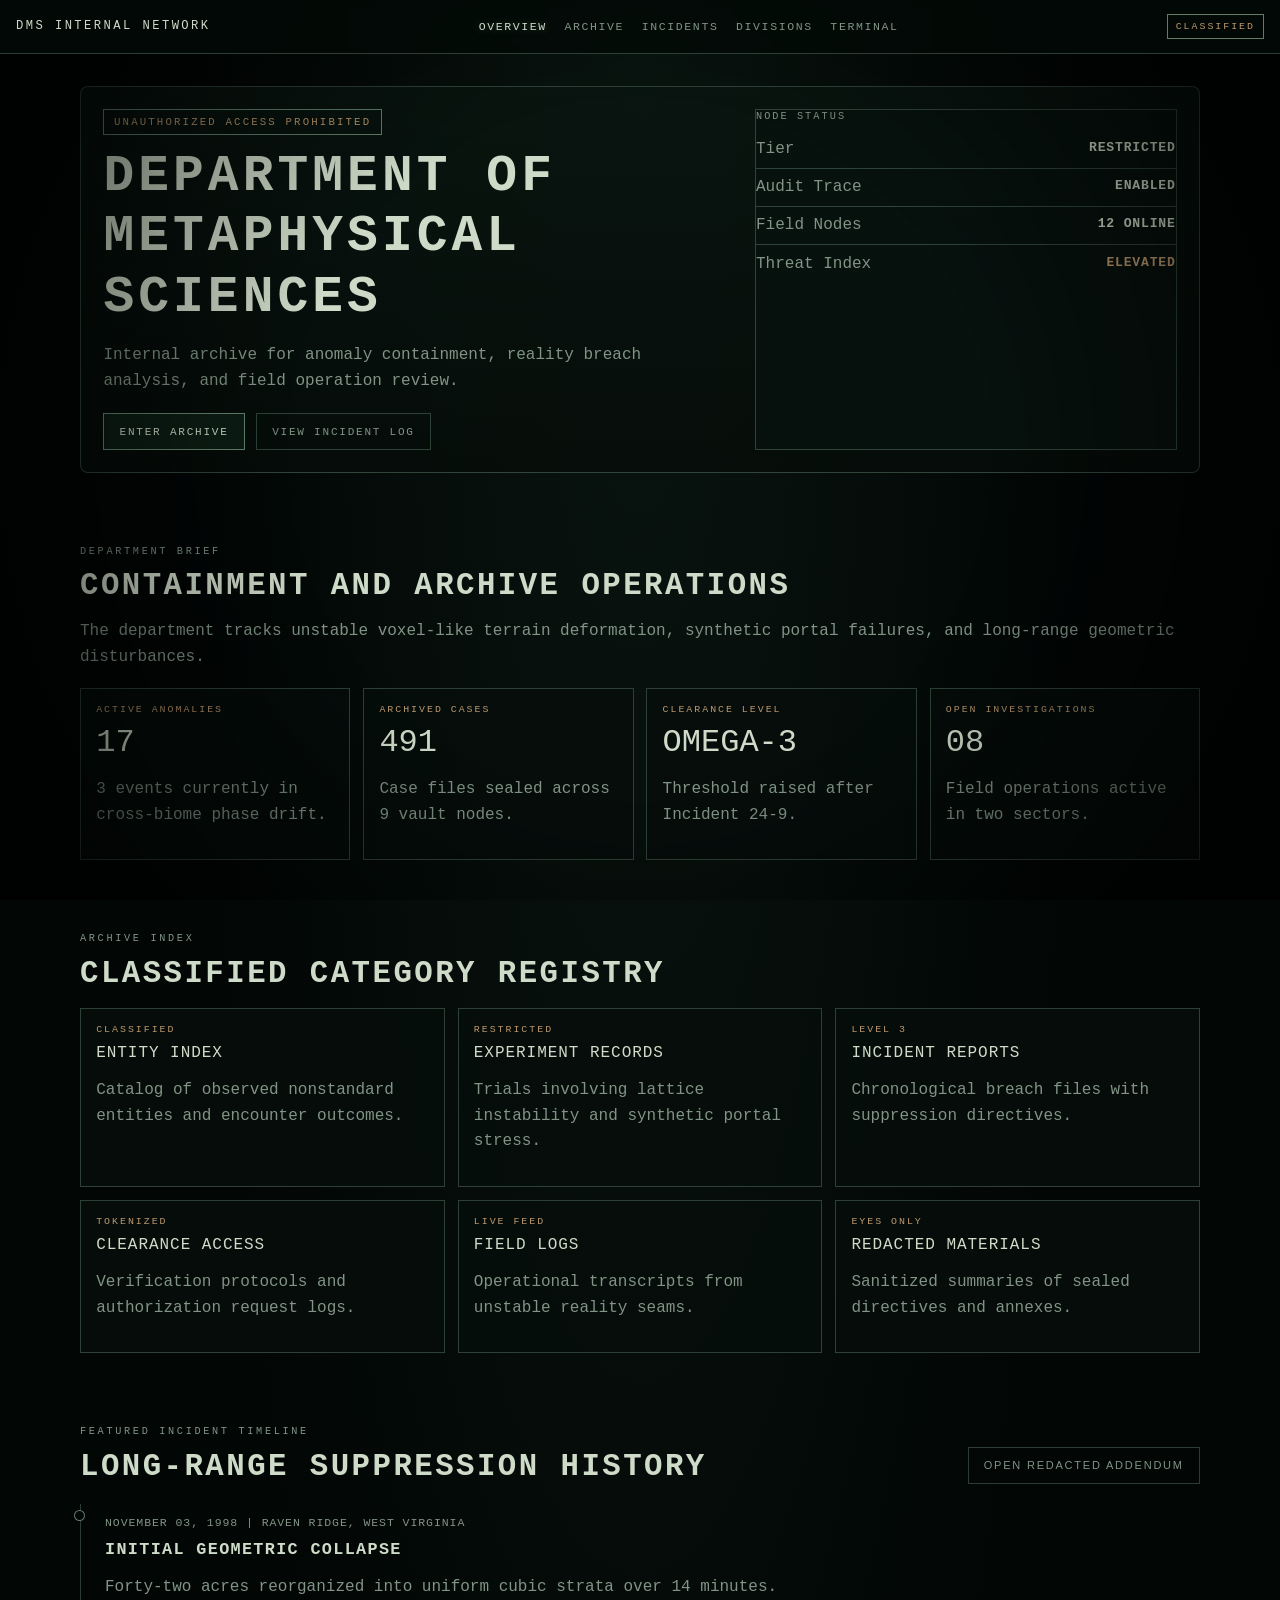
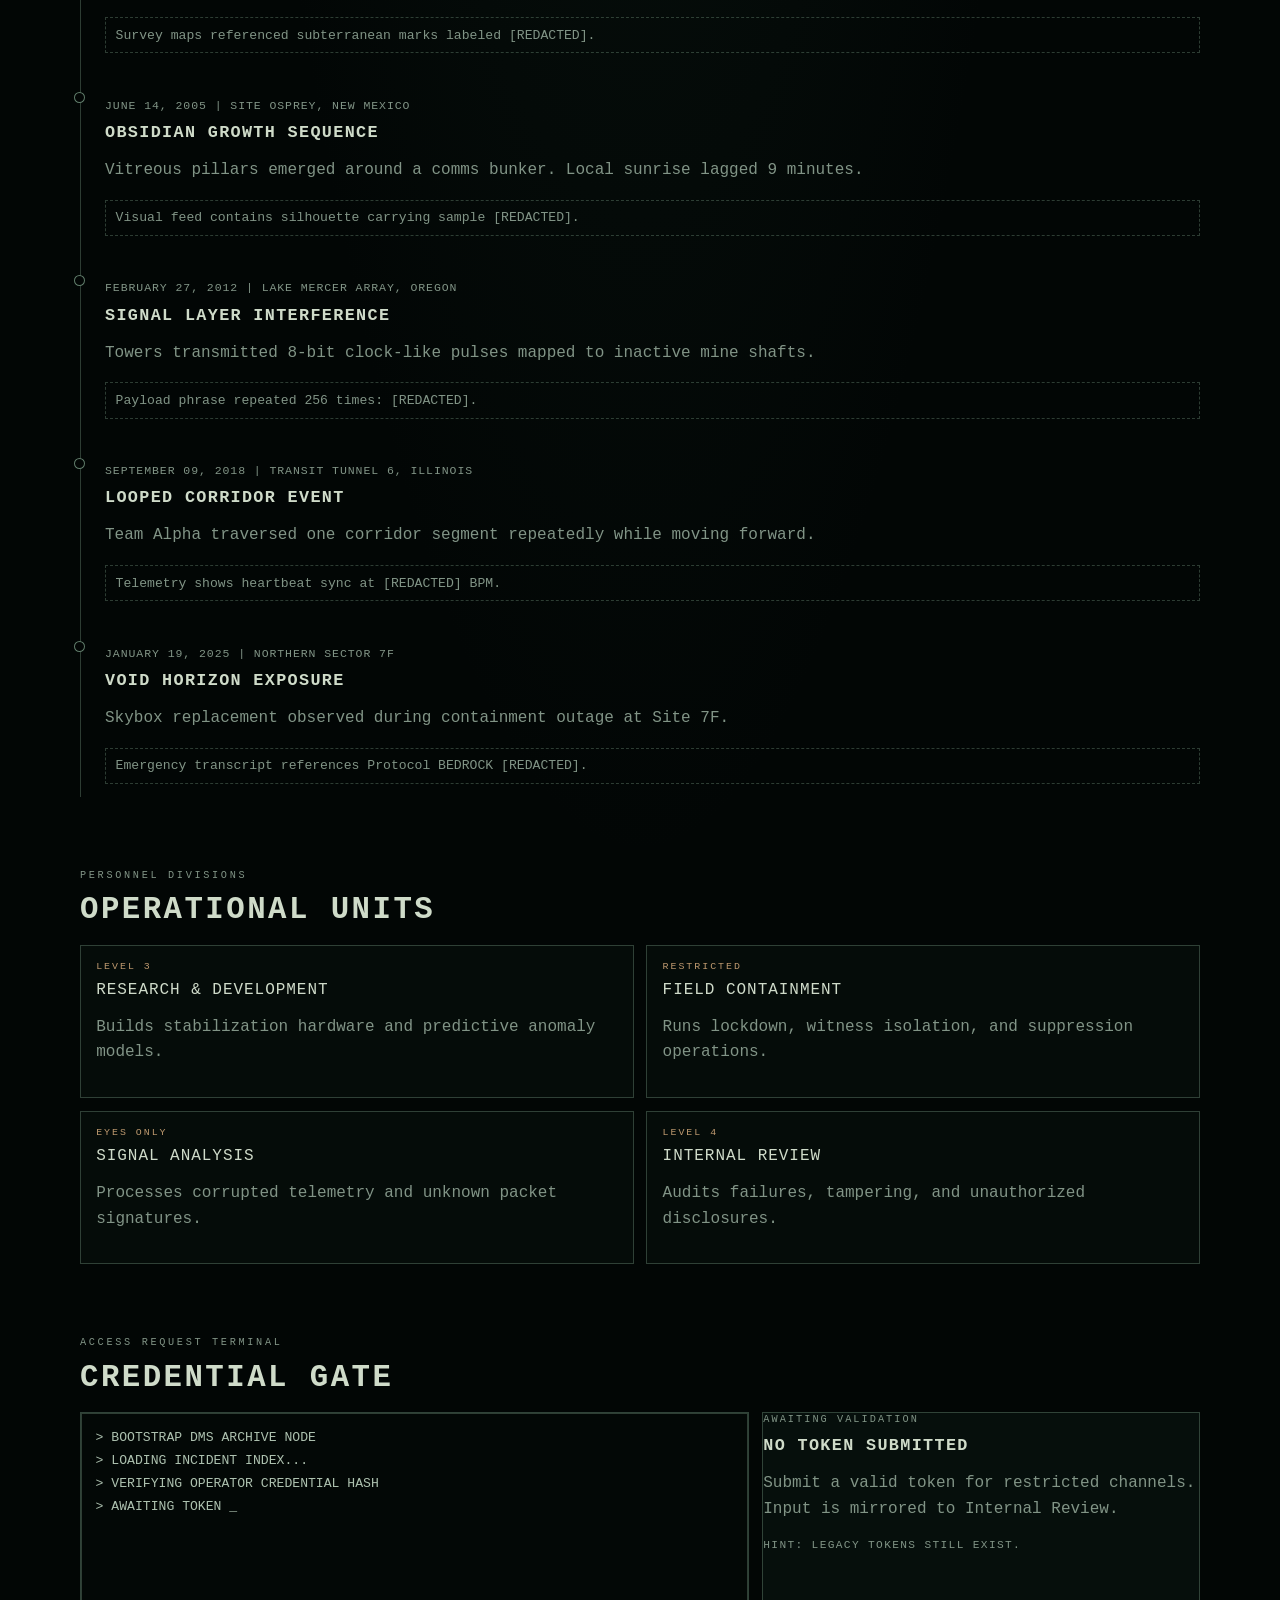
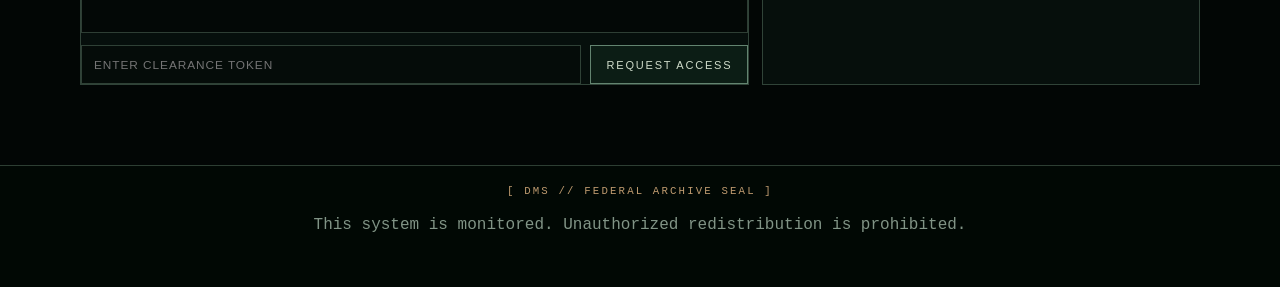
<file: index.html>
<!--
MIT License

Copyright (c) 2026 Department of Metaphysical Sciences

Permission is hereby granted, free of charge, to any person obtaining a copy
of this software and associated documentation files (the "Software"), to deal
in the Software without restriction, including without limitation the rights
to use, copy, modify, merge, publish, distribute, sublicense, and/or sell
copies of the Software, and to permit persons to whom the Software is
furnished to do so, subject to the following conditions:

The above copyright notice and this permission notice shall be included in all
copies or substantial portions of the Software.

THE SOFTWARE IS PROVIDED "AS IS", WITHOUT WARRANTY OF ANY KIND, EXPRESS OR
IMPLIED, INCLUDING BUT NOT LIMITED TO THE WARRANTIES OF MERCHANTABILITY,
FITNESS FOR A PARTICULAR PURPOSE AND NONINFRINGEMENT. IN NO EVENT SHALL THE
AUTHORS OR COPYRIGHT HOLDERS BE LIABLE FOR ANY CLAIM, DAMAGES OR OTHER
LIABILITY, WHETHER IN AN ACTION OF CONTRACT, TORT OR OTHERWISE, ARISING FROM,
OUT OF OR IN CONNECTION WITH THE SOFTWARE OR THE USE OR OTHER DEALINGS IN THE
SOFTWARE.
-->

<!doctype html>
<html lang="en">
  <head>
    <meta charset="UTF-8" />
    <meta name="viewport" content="width=device-width, initial-scale=1.0" />
    <title>Department of Metaphysical Sciences // Archive Node</title>
    <meta
      name="description"
      content="Classified internal archive for anomaly containment and metaphysical incident review."
    />
    <meta name="dms-api-base" content="https://dms-backend.bisfd.ru" />
    <link rel="stylesheet" href="./styles.css" />
  </head>
  <body data-page="home">
    <div class="archive-shell">
      <div class="vignette"></div>
      <div class="grain"></div>

      <header class="topbar">
        <a href="./index.html" class="brand">DMS INTERNAL NETWORK</a>
        <nav class="nav">
          <a href="./index.html" data-page-link="home">Overview</a>
          <a href="./archive.html" data-page-link="archive">Archive</a>
          <a href="./incidents.html" data-page-link="incidents">Incidents</a>
          <a href="./divisions.html" data-page-link="divisions">Divisions</a>
          <a href="./terminal.html" data-page-link="terminal">Terminal</a>
        </nav>
        <span class="badge">CLASSIFIED</span>
      </header>

      <main id="top" class="page">
        <section class="hero panel">
          <div>
            <p class="warning">Unauthorized access prohibited</p>
            <h1>Department of Metaphysical Sciences</h1>
            <p class="muted">
              Internal archive for anomaly containment, reality breach analysis,
              and field operation review.
            </p>
            <div class="hero-actions">
              <a href="./archive.html" class="btn btn-primary">Enter Archive</a>
              <a href="./incidents.html" class="btn">View Incident Log</a>
            </div>
          </div>
          <aside class="status panel-soft">
            <p class="label">Node Status</p>
            <ul>
              <li><span>Tier</span><strong>RESTRICTED</strong></li>
              <li><span>Audit Trace</span><strong>ENABLED</strong></li>
              <li><span>Field Nodes</span><strong>12 ONLINE</strong></li>
              <li><span>Threat Index</span><strong class="alert">ELEVATED</strong></li>
            </ul>
          </aside>
        </section>

        <section id="overview" class="section">
          <p class="eyebrow">Department Brief</p>
          <h2>Containment and Archive Operations</h2>
          <p class="muted">
            The department tracks unstable voxel-like terrain deformation,
            synthetic portal failures, and long-range geometric disturbances.
          </p>
          <div class="metrics" id="metrics"></div>
        </section>

        <section id="archive" class="section">
          <p class="eyebrow">Archive Index</p>
          <h2>Classified Category Registry</h2>
          <div class="cards" id="archive-cards"></div>
        </section>

        <section id="incidents" class="section">
          <div class="section-row">
            <div>
              <p class="eyebrow">Featured Incident Timeline</p>
              <h2>Long-Range Suppression History</h2>
            </div>
            <button class="btn" id="open-doc">Open Redacted Addendum</button>
          </div>
          <div class="timeline" id="timeline"></div>
        </section>

        <section id="divisions" class="section">
          <p class="eyebrow">Personnel Divisions</p>
          <h2>Operational Units</h2>
          <div class="cards cards-2" id="divisions-cards"></div>
        </section>

        <section id="terminal" class="section">
          <p class="eyebrow">Access Request Terminal</p>
          <h2>Credential Gate</h2>
          <div class="terminal-layout">
            <article class="panel-soft">
              <div class="terminal" id="terminal-output"></div>
              <form id="token-form" class="terminal-form">
                <input id="token-input" type="text" placeholder="ENTER CLEARANCE TOKEN" />
                <button type="submit" class="btn btn-primary">Request Access</button>
              </form>
            </article>
            <aside class="panel-soft terminal-note" id="terminal-note">
              <p class="label">Awaiting Validation</p>
              <h3>No Token Submitted</h3>
              <p class="muted">
                Submit a valid token for restricted channels. Input is mirrored
                to Internal Review.
              </p>
              <p class="hint">Hint: legacy tokens still exist.</p>
            </aside>
          </div>
        </section>
      </main>

      <footer class="footer">
        <p class="seal">[ DMS // Federal Archive Seal ]</p>
        <p class="muted">This system is monitored. Unauthorized redistribution is prohibited.</p>
      </footer>
    </div>

    <div class="modal hidden" id="doc-modal">
      <div class="modal-backdrop" id="close-doc-backdrop"></div>
      <article class="modal-card panel">
        <p class="eyebrow">Internal Review // Eyes Only</p>
        <h3>Addendum RF-19</h3>
        <ul id="doc-lines"></ul>
        <button class="btn" id="close-doc">Close File</button>
      </article>
    </div>

    <script src="./script.js"></script>
  </body>
</html>
</file>
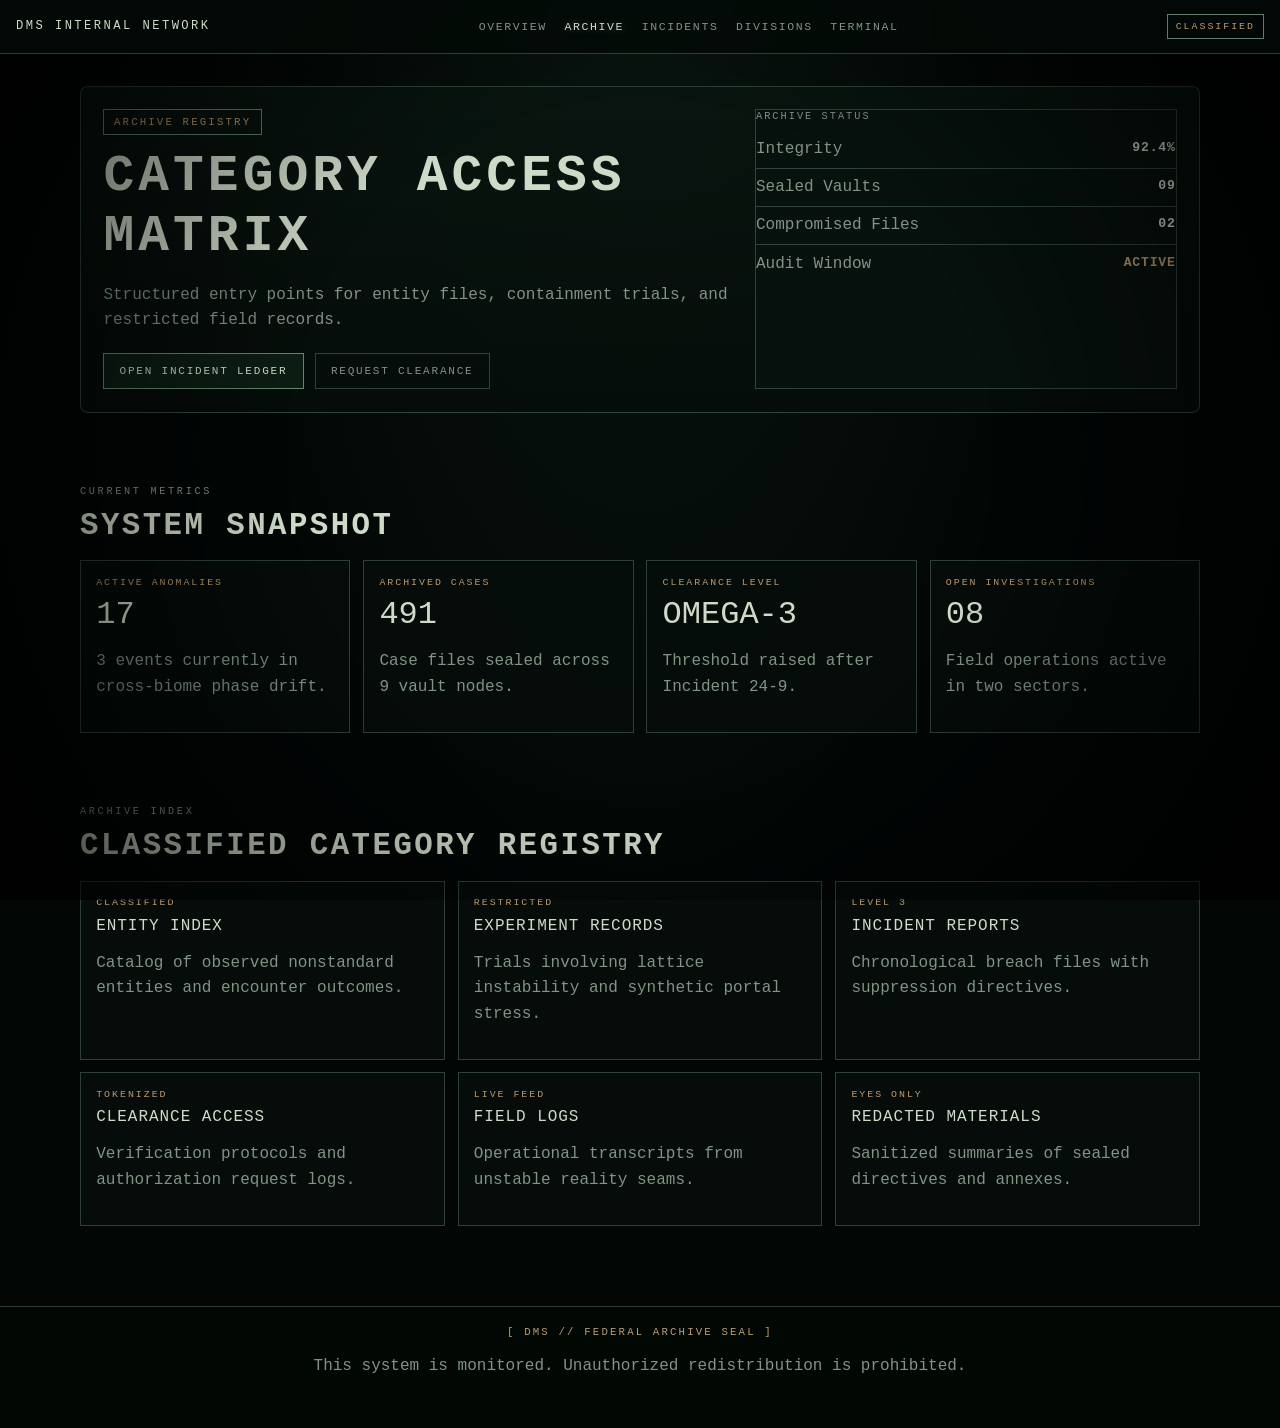
<file: archive.html>
<!--
MIT License

Copyright (c) 2026 Department of Metaphysical Sciences

Permission is hereby granted, free of charge, to any person obtaining a copy
of this software and associated documentation files (the "Software"), to deal
in the Software without restriction, including without limitation the rights
to use, copy, modify, merge, publish, distribute, sublicense, and/or sell
copies of the Software, and to permit persons to whom the Software is
furnished to do so, subject to the following conditions:

The above copyright notice and this permission notice shall be included in all
copies or substantial portions of the Software.

THE SOFTWARE IS PROVIDED "AS IS", WITHOUT WARRANTY OF ANY KIND, EXPRESS OR
IMPLIED, INCLUDING BUT NOT LIMITED TO THE WARRANTIES OF MERCHANTABILITY,
FITNESS FOR A PARTICULAR PURPOSE AND NONINFRINGEMENT. IN NO EVENT SHALL THE
AUTHORS OR COPYRIGHT HOLDERS BE LIABLE FOR ANY CLAIM, DAMAGES OR OTHER
LIABILITY, WHETHER IN AN ACTION OF CONTRACT, TORT OR OTHERWISE, ARISING FROM,
OUT OF OR IN CONNECTION WITH THE SOFTWARE OR THE USE OR OTHER DEALINGS IN THE
SOFTWARE.
-->

<!doctype html>
<html lang="en">
  <head>
    <meta charset="UTF-8" />
    <meta name="viewport" content="width=device-width, initial-scale=1.0" />
    <title>DMS // Archive Categories</title>
    <meta
      name="description"
      content="Classified archive categories and operational metrics for the Department of Metaphysical Sciences."
    />
    <meta name="dms-api-base" content="https://dms-backend.bisfd.ru" />
    <link rel="stylesheet" href="./styles.css" />
  </head>
  <body data-page="archive">
    <div class="archive-shell">
      <div class="vignette"></div>
      <div class="grain"></div>

      <header class="topbar">
        <a href="./index.html" class="brand">DMS INTERNAL NETWORK</a>
        <nav class="nav">
          <a href="./index.html" data-page-link="home">Overview</a>
          <a href="./archive.html" data-page-link="archive">Archive</a>
          <a href="./incidents.html" data-page-link="incidents">Incidents</a>
          <a href="./divisions.html" data-page-link="divisions">Divisions</a>
          <a href="./terminal.html" data-page-link="terminal">Terminal</a>
        </nav>
        <span class="badge">CLASSIFIED</span>
      </header>

      <main class="page">
        <section class="hero panel">
          <div>
            <p class="warning">Archive Registry</p>
            <h1>Category Access Matrix</h1>
            <p class="muted">
              Structured entry points for entity files, containment trials, and
              restricted field records.
            </p>
            <div class="hero-actions">
              <a href="./incidents.html" class="btn btn-primary">Open Incident Ledger</a>
              <a href="./terminal.html" class="btn">Request Clearance</a>
            </div>
          </div>
          <aside class="status panel-soft">
            <p class="label">Archive Status</p>
            <ul>
              <li><span>Integrity</span><strong>92.4%</strong></li>
              <li><span>Sealed Vaults</span><strong>09</strong></li>
              <li><span>Compromised Files</span><strong>02</strong></li>
              <li><span>Audit Window</span><strong class="alert">ACTIVE</strong></li>
            </ul>
          </aside>
        </section>

        <section class="section">
          <p class="eyebrow">Current Metrics</p>
          <h2>System Snapshot</h2>
          <div class="metrics" id="metrics"></div>
        </section>

        <section class="section">
          <p class="eyebrow">Archive Index</p>
          <h2>Classified Category Registry</h2>
          <div class="cards" id="archive-cards"></div>
        </section>
      </main>

      <footer class="footer">
        <p class="seal">[ DMS // Federal Archive Seal ]</p>
        <p class="muted">This system is monitored. Unauthorized redistribution is prohibited.</p>
      </footer>
    </div>

    <script src="./script.js"></script>
  </body>
</html>
</file>
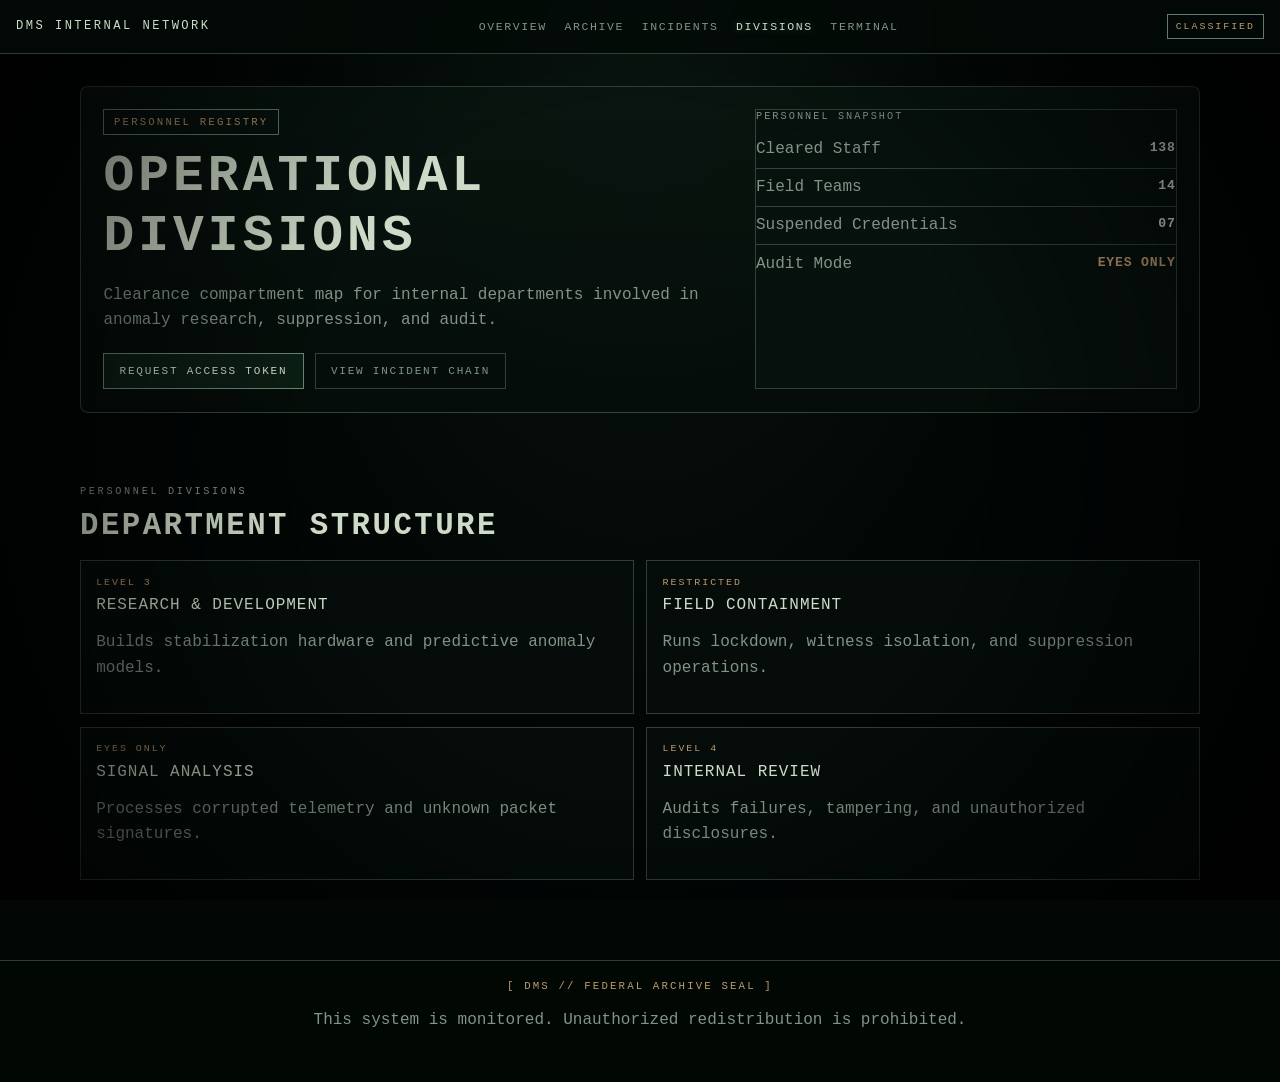
<file: divisions.html>
<!--
MIT License

Copyright (c) 2026 Department of Metaphysical Sciences

Permission is hereby granted, free of charge, to any person obtaining a copy
of this software and associated documentation files (the "Software"), to deal
in the Software without restriction, including without limitation the rights
to use, copy, modify, merge, publish, distribute, sublicense, and/or sell
copies of the Software, and to permit persons to whom the Software is
furnished to do so, subject to the following conditions:

The above copyright notice and this permission notice shall be included in all
copies or substantial portions of the Software.

THE SOFTWARE IS PROVIDED "AS IS", WITHOUT WARRANTY OF ANY KIND, EXPRESS OR
IMPLIED, INCLUDING BUT NOT LIMITED TO THE WARRANTIES OF MERCHANTABILITY,
FITNESS FOR A PARTICULAR PURPOSE AND NONINFRINGEMENT. IN NO EVENT SHALL THE
AUTHORS OR COPYRIGHT HOLDERS BE LIABLE FOR ANY CLAIM, DAMAGES OR OTHER
LIABILITY, WHETHER IN AN ACTION OF CONTRACT, TORT OR OTHERWISE, ARISING FROM,
OUT OF OR IN CONNECTION WITH THE SOFTWARE OR THE USE OR OTHER DEALINGS IN THE
SOFTWARE.
-->

<!doctype html>
<html lang="en">
  <head>
    <meta charset="UTF-8" />
    <meta name="viewport" content="width=device-width, initial-scale=1.0" />
    <title>DMS // Personnel Divisions</title>
    <meta
      name="description"
      content="Operational divisions and compartment assignments inside the Department of Metaphysical Sciences."
    />
    <meta name="dms-api-base" content="https://dms-backend.bisfd.ru" />
    <link rel="stylesheet" href="./styles.css" />
  </head>
  <body data-page="divisions">
    <div class="archive-shell">
      <div class="vignette"></div>
      <div class="grain"></div>

      <header class="topbar">
        <a href="./index.html" class="brand">DMS INTERNAL NETWORK</a>
        <nav class="nav">
          <a href="./index.html" data-page-link="home">Overview</a>
          <a href="./archive.html" data-page-link="archive">Archive</a>
          <a href="./incidents.html" data-page-link="incidents">Incidents</a>
          <a href="./divisions.html" data-page-link="divisions">Divisions</a>
          <a href="./terminal.html" data-page-link="terminal">Terminal</a>
        </nav>
        <span class="badge">CLASSIFIED</span>
      </header>

      <main class="page">
        <section class="hero panel">
          <div>
            <p class="warning">Personnel Registry</p>
            <h1>Operational Divisions</h1>
            <p class="muted">
              Clearance compartment map for internal departments involved in
              anomaly research, suppression, and audit.
            </p>
            <div class="hero-actions">
              <a href="./terminal.html" class="btn btn-primary">Request Access Token</a>
              <a href="./incidents.html" class="btn">View Incident Chain</a>
            </div>
          </div>
          <aside class="status panel-soft">
            <p class="label">Personnel Snapshot</p>
            <ul>
              <li><span>Cleared Staff</span><strong>138</strong></li>
              <li><span>Field Teams</span><strong>14</strong></li>
              <li><span>Suspended Credentials</span><strong>07</strong></li>
              <li><span>Audit Mode</span><strong class="alert">EYES ONLY</strong></li>
            </ul>
          </aside>
        </section>

        <section class="section">
          <p class="eyebrow">Personnel Divisions</p>
          <h2>Department Structure</h2>
          <div class="cards cards-2" id="divisions-cards"></div>
        </section>
      </main>

      <footer class="footer">
        <p class="seal">[ DMS // Federal Archive Seal ]</p>
        <p class="muted">This system is monitored. Unauthorized redistribution is prohibited.</p>
      </footer>
    </div>

    <script src="./script.js"></script>
  </body>
</html>
</file>
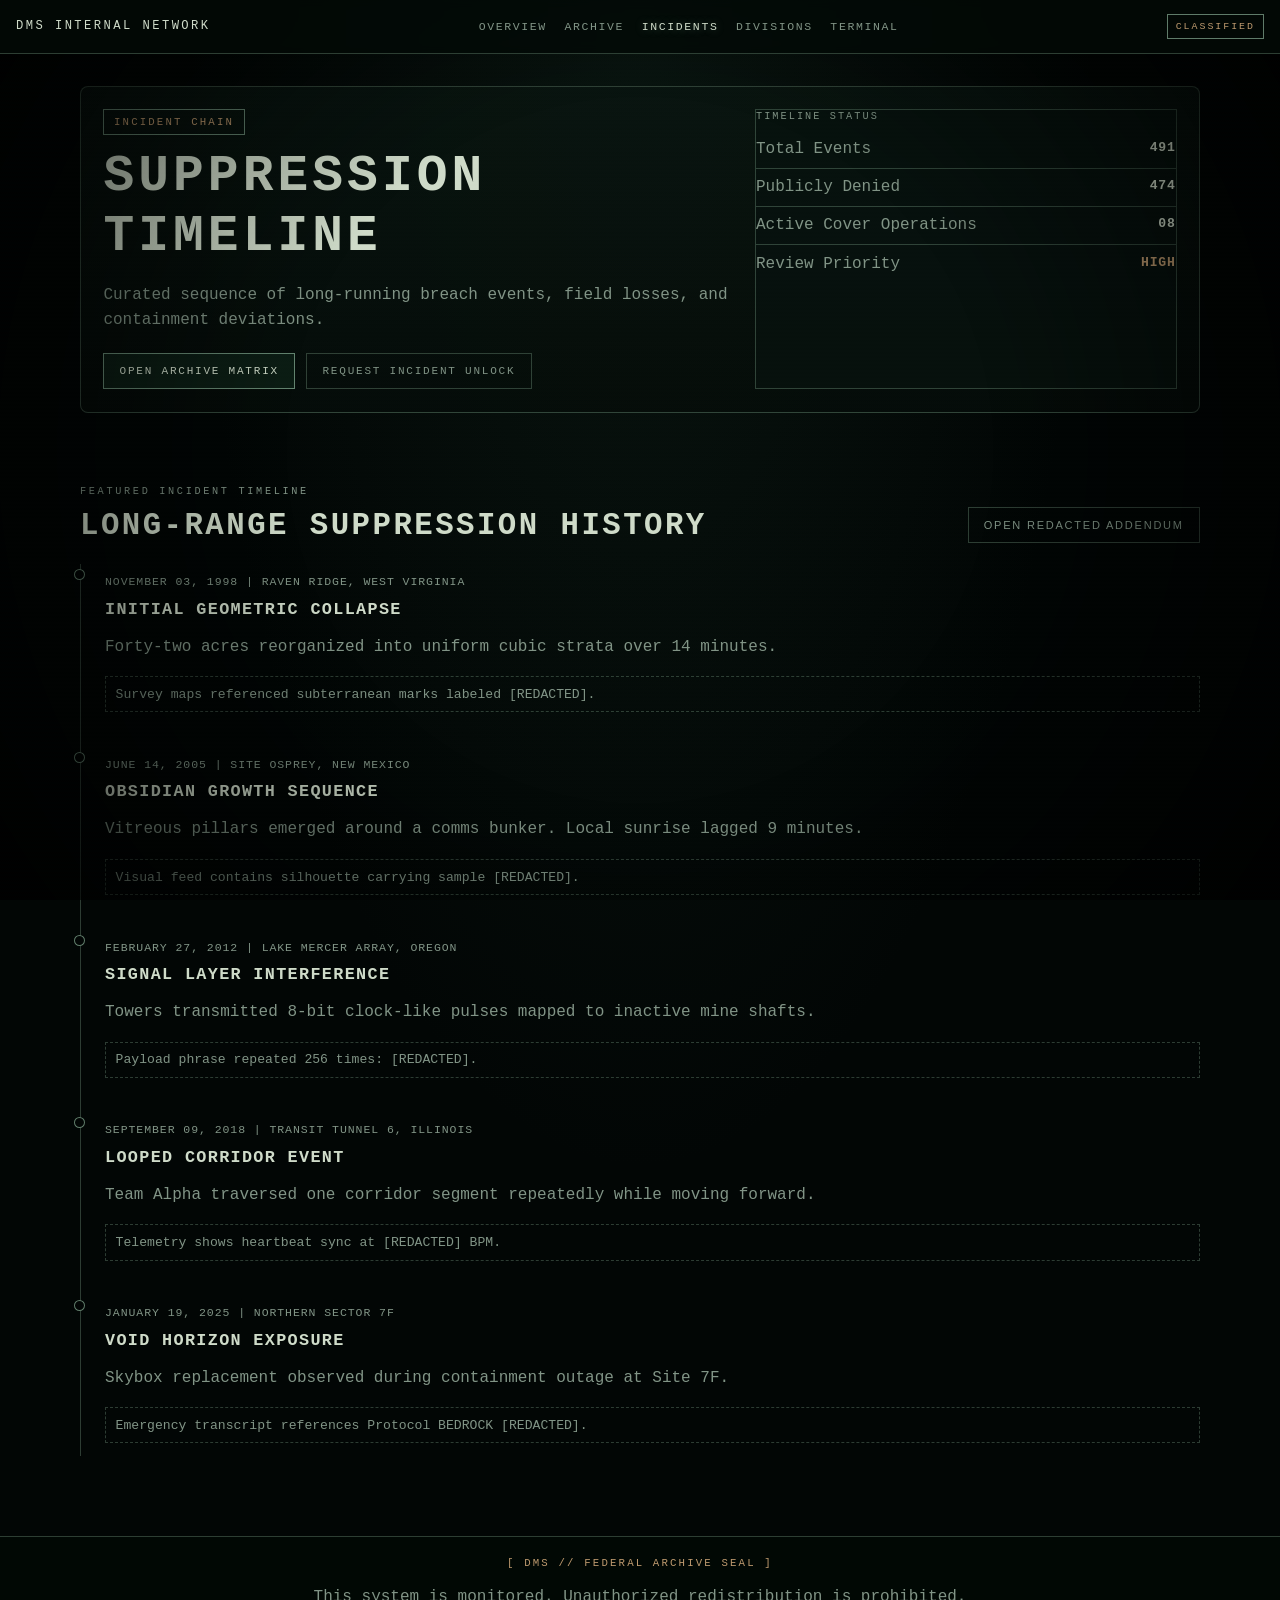
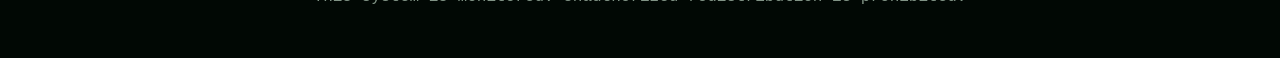
<file: incidents.html>
<!--
MIT License

Copyright (c) 2026 Department of Metaphysical Sciences

Permission is hereby granted, free of charge, to any person obtaining a copy
of this software and associated documentation files (the "Software"), to deal
in the Software without restriction, including without limitation the rights
to use, copy, modify, merge, publish, distribute, sublicense, and/or sell
copies of the Software, and to permit persons to whom the Software is
furnished to do so, subject to the following conditions:

The above copyright notice and this permission notice shall be included in all
copies or substantial portions of the Software.

THE SOFTWARE IS PROVIDED "AS IS", WITHOUT WARRANTY OF ANY KIND, EXPRESS OR
IMPLIED, INCLUDING BUT NOT LIMITED TO THE WARRANTIES OF MERCHANTABILITY,
FITNESS FOR A PARTICULAR PURPOSE AND NONINFRINGEMENT. IN NO EVENT SHALL THE
AUTHORS OR COPYRIGHT HOLDERS BE LIABLE FOR ANY CLAIM, DAMAGES OR OTHER
LIABILITY, WHETHER IN AN ACTION OF CONTRACT, TORT OR OTHERWISE, ARISING FROM,
OUT OF OR IN CONNECTION WITH THE SOFTWARE OR THE USE OR OTHER DEALINGS IN THE
SOFTWARE.
-->

<!doctype html>
<html lang="en">
  <head>
    <meta charset="UTF-8" />
    <meta name="viewport" content="width=device-width, initial-scale=1.0" />
    <title>DMS // Incident Timeline</title>
    <meta
      name="description"
      content="Incident timeline and redacted case fragments from the Department of Metaphysical Sciences."
    />
    <meta name="dms-api-base" content="https://dms-backend.bisfd.ru" />
    <link rel="stylesheet" href="./styles.css" />
  </head>
  <body data-page="incidents">
    <div class="archive-shell">
      <div class="vignette"></div>
      <div class="grain"></div>

      <header class="topbar">
        <a href="./index.html" class="brand">DMS INTERNAL NETWORK</a>
        <nav class="nav">
          <a href="./index.html" data-page-link="home">Overview</a>
          <a href="./archive.html" data-page-link="archive">Archive</a>
          <a href="./incidents.html" data-page-link="incidents">Incidents</a>
          <a href="./divisions.html" data-page-link="divisions">Divisions</a>
          <a href="./terminal.html" data-page-link="terminal">Terminal</a>
        </nav>
        <span class="badge">CLASSIFIED</span>
      </header>

      <main class="page">
        <section class="hero panel">
          <div>
            <p class="warning">Incident Chain</p>
            <h1>Suppression Timeline</h1>
            <p class="muted">
              Curated sequence of long-running breach events, field losses, and
              containment deviations.
            </p>
            <div class="hero-actions">
              <a href="./archive.html" class="btn btn-primary">Open Archive Matrix</a>
              <a href="./terminal.html" class="btn">Request Incident Unlock</a>
            </div>
          </div>
          <aside class="status panel-soft">
            <p class="label">Timeline Status</p>
            <ul>
              <li><span>Total Events</span><strong>491</strong></li>
              <li><span>Publicly Denied</span><strong>474</strong></li>
              <li><span>Active Cover Operations</span><strong>08</strong></li>
              <li><span>Review Priority</span><strong class="alert">HIGH</strong></li>
            </ul>
          </aside>
        </section>

        <section class="section">
          <div class="section-row">
            <div>
              <p class="eyebrow">Featured Incident Timeline</p>
              <h2>Long-Range Suppression History</h2>
            </div>
            <button class="btn" id="open-doc">Open Redacted Addendum</button>
          </div>
          <div class="timeline" id="timeline"></div>
        </section>
      </main>

      <footer class="footer">
        <p class="seal">[ DMS // Federal Archive Seal ]</p>
        <p class="muted">This system is monitored. Unauthorized redistribution is prohibited.</p>
      </footer>
    </div>

    <div class="modal hidden" id="doc-modal">
      <div class="modal-backdrop" id="close-doc-backdrop"></div>
      <article class="modal-card panel">
        <p class="eyebrow">Internal Review // Eyes Only</p>
        <h3>Addendum RF-19</h3>
        <ul id="doc-lines"></ul>
        <button class="btn" id="close-doc">Close File</button>
      </article>
    </div>

    <script src="./script.js"></script>
  </body>
</html>
</file>
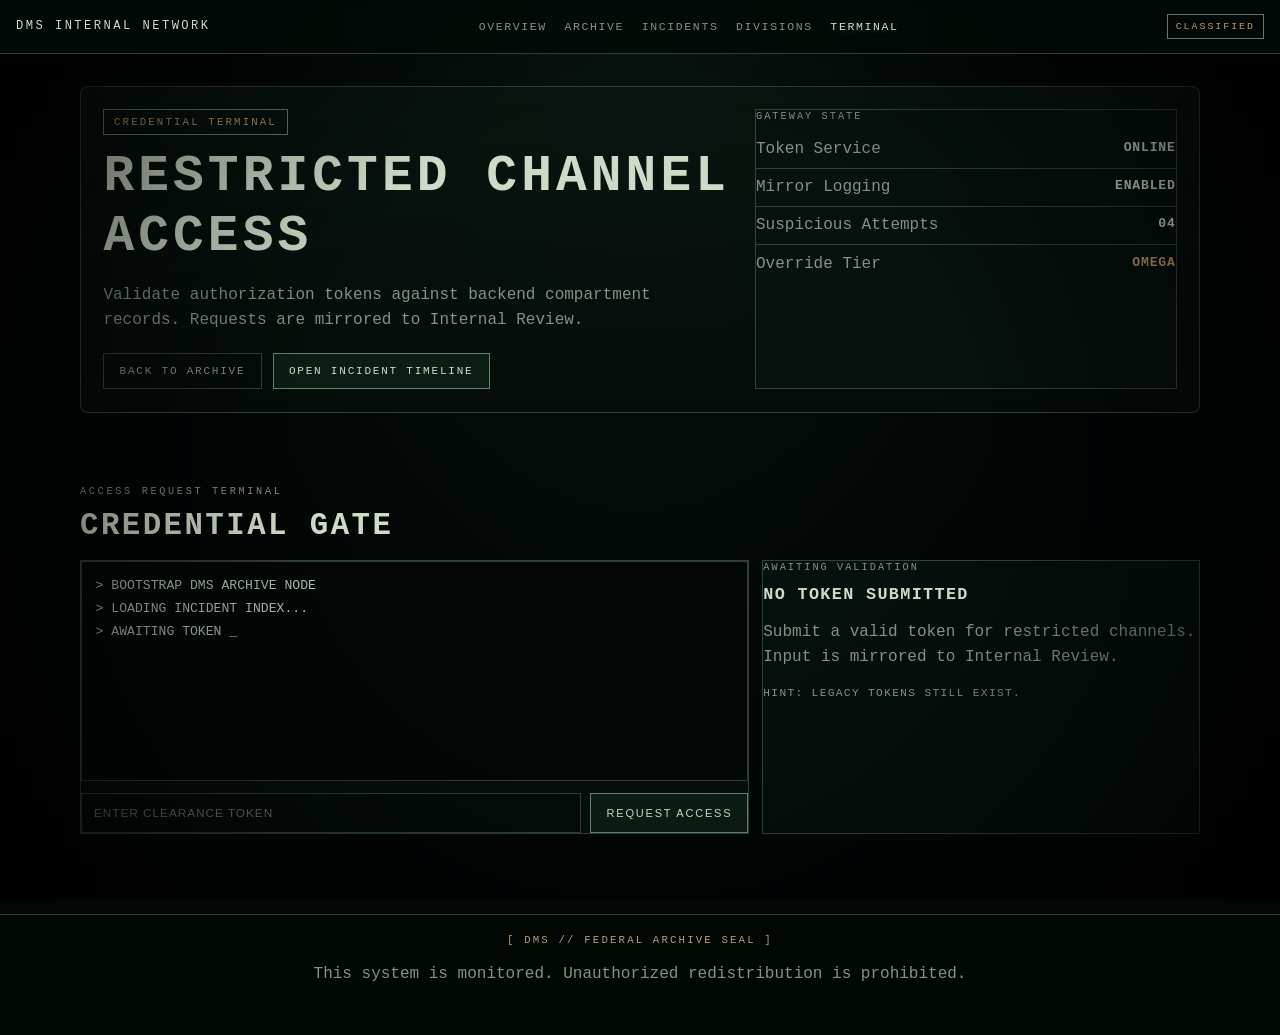
<file: terminal.html>
<!--
MIT License

Copyright (c) 2026 Department of Metaphysical Sciences

Permission is hereby granted, free of charge, to any person obtaining a copy
of this software and associated documentation files (the "Software"), to deal
in the Software without restriction, including without limitation the rights
to use, copy, modify, merge, publish, distribute, sublicense, and/or sell
copies of the Software, and to permit persons to whom the Software is
furnished to do so, subject to the following conditions:

The above copyright notice and this permission notice shall be included in all
copies or substantial portions of the Software.

THE SOFTWARE IS PROVIDED "AS IS", WITHOUT WARRANTY OF ANY KIND, EXPRESS OR
IMPLIED, INCLUDING BUT NOT LIMITED TO THE WARRANTIES OF MERCHANTABILITY,
FITNESS FOR A PARTICULAR PURPOSE AND NONINFRINGEMENT. IN NO EVENT SHALL THE
AUTHORS OR COPYRIGHT HOLDERS BE LIABLE FOR ANY CLAIM, DAMAGES OR OTHER
LIABILITY, WHETHER IN AN ACTION OF CONTRACT, TORT OR OTHERWISE, ARISING FROM,
OUT OF OR IN CONNECTION WITH THE SOFTWARE OR THE USE OR OTHER DEALINGS IN THE
SOFTWARE.
-->

<!doctype html>
<html lang="en">
  <head>
    <meta charset="UTF-8" />
    <meta name="viewport" content="width=device-width, initial-scale=1.0" />
    <title>DMS // Access Terminal</title>
    <meta
      name="description"
      content="Credential terminal for restricted channels in the Department of Metaphysical Sciences archive."
    />
    <meta name="dms-api-base" content="https://dms-backend.bisfd.ru" />
    <link rel="stylesheet" href="./styles.css" />
  </head>
  <body data-page="terminal">
    <div class="archive-shell">
      <div class="vignette"></div>
      <div class="grain"></div>

      <header class="topbar">
        <a href="./index.html" class="brand">DMS INTERNAL NETWORK</a>
        <nav class="nav">
          <a href="./index.html" data-page-link="home">Overview</a>
          <a href="./archive.html" data-page-link="archive">Archive</a>
          <a href="./incidents.html" data-page-link="incidents">Incidents</a>
          <a href="./divisions.html" data-page-link="divisions">Divisions</a>
          <a href="./terminal.html" data-page-link="terminal">Terminal</a>
        </nav>
        <span class="badge">CLASSIFIED</span>
      </header>

      <main class="page">
        <section class="hero panel">
          <div>
            <p class="warning">Credential Terminal</p>
            <h1>Restricted Channel Access</h1>
            <p class="muted">
              Validate authorization tokens against backend compartment records.
              Requests are mirrored to Internal Review.
            </p>
            <div class="hero-actions">
              <a href="./archive.html" class="btn">Back to Archive</a>
              <a href="./incidents.html" class="btn btn-primary">Open Incident Timeline</a>
            </div>
          </div>
          <aside class="status panel-soft">
            <p class="label">Gateway State</p>
            <ul>
              <li><span>Token Service</span><strong>ONLINE</strong></li>
              <li><span>Mirror Logging</span><strong>ENABLED</strong></li>
              <li><span>Suspicious Attempts</span><strong>04</strong></li>
              <li><span>Override Tier</span><strong class="alert">OMEGA</strong></li>
            </ul>
          </aside>
        </section>

        <section class="section">
          <p class="eyebrow">Access Request Terminal</p>
          <h2>Credential Gate</h2>
          <div class="terminal-layout">
            <article class="panel-soft">
              <div class="terminal" id="terminal-output"></div>
              <form id="token-form" class="terminal-form">
                <input id="token-input" type="text" placeholder="ENTER CLEARANCE TOKEN" />
                <button type="submit" class="btn btn-primary">Request Access</button>
              </form>
            </article>
            <aside class="panel-soft terminal-note" id="terminal-note">
              <p class="label">Awaiting Validation</p>
              <h3>No Token Submitted</h3>
              <p class="muted">
                Submit a valid token for restricted channels. Input is mirrored
                to Internal Review.
              </p>
              <p class="hint">Hint: legacy tokens still exist.</p>
            </aside>
          </div>
        </section>
      </main>

      <footer class="footer">
        <p class="seal">[ DMS // Federal Archive Seal ]</p>
        <p class="muted">This system is monitored. Unauthorized redistribution is prohibited.</p>
      </footer>
    </div>

    <script src="./script.js"></script>
  </body>
</html>
</file>
<file: styles.css>
/*
MIT License

Copyright (c) 2026 Department of Metaphysical Sciences

Permission is hereby granted, free of charge, to any person obtaining a copy
of this software and associated documentation files (the "Software"), to deal
in the Software without restriction, including without limitation the rights
to use, copy, modify, merge, publish, distribute, sublicense, and/or sell
copies of the Software, and to permit persons to whom the Software is
furnished to do so, subject to the following conditions:

The above copyright notice and this permission notice shall be included in all
copies or substantial portions of the Software.

THE SOFTWARE IS PROVIDED "AS IS", WITHOUT WARRANTY OF ANY KIND, EXPRESS OR
IMPLIED, INCLUDING BUT NOT LIMITED TO THE WARRANTIES OF MERCHANTABILITY,
FITNESS FOR A PARTICULAR PURPOSE AND NONINFRINGEMENT. IN NO EVENT SHALL THE
AUTHORS OR COPYRIGHT HOLDERS BE LIABLE FOR ANY CLAIM, DAMAGES OR OTHER
LIABILITY, WHETHER IN AN ACTION OF CONTRACT, TORT OR OTHERWISE, ARISING FROM,
OUT OF OR IN CONNECTION WITH THE SOFTWARE OR THE USE OR OTHER DEALINGS IN THE
SOFTWARE.
*/

:root {
  --bg: #020605;
  --bg-soft: #07100d;
  --panel: rgba(8, 18, 15, 0.85);
  --border: rgba(122, 159, 133, 0.36);
  --border-strong: rgba(163, 207, 178, 0.58);
  --text: #cfdbc9;
  --muted: #819486;
  --alert: #be9a6f;
  --danger: #af6b6b;
}

* {
  box-sizing: border-box;
}

html {
  scroll-behavior: smooth;
}

body {
  margin: 0;
  min-height: 100vh;
  font-family: "Consolas", "Courier New", monospace;
  color: var(--text);
  background: radial-gradient(ellipse at top, rgba(32, 66, 50, 0.25), transparent 50%),
    var(--bg);
}

.archive-shell {
  position: relative;
  isolation: isolate;
}

.vignette,
.grain {
  position: fixed;
  inset: 0;
  pointer-events: none;
}

.vignette {
  z-index: 20;
  background: radial-gradient(circle at center, transparent 45%, rgba(0, 0, 0, 0.75) 100%);
}

.grain {
  z-index: 21;
  opacity: 0.15;
  background: repeating-linear-gradient(
    to bottom,
    transparent 0px,
    rgba(199, 224, 204, 0.03) 1px,
    transparent 2px,
    transparent 4px
  );
  animation: flicker 6s linear infinite;
}

.topbar {
  position: sticky;
  top: 0;
  z-index: 30;
  display: flex;
  gap: 1rem;
  align-items: center;
  justify-content: space-between;
  padding: 0.9rem 1rem;
  border-bottom: 1px solid var(--border);
  backdrop-filter: blur(4px);
  background: rgba(3, 10, 7, 0.82);
}

.brand {
  font-size: 0.76rem;
  letter-spacing: 0.2em;
  color: var(--text);
  text-decoration: none;
}

.nav {
  display: flex;
  gap: 1.1rem;
}

.nav a {
  color: var(--muted);
  font-size: 0.72rem;
  text-transform: uppercase;
  letter-spacing: 0.14em;
  text-decoration: none;
  transition: color 0.2s ease;
}

.nav a:hover {
  color: var(--text);
}

.nav a.is-active {
  color: var(--text);
  text-shadow: 0 0 8px rgba(165, 212, 184, 0.35);
}

.badge {
  border: 1px solid var(--border-strong);
  padding: 0.35rem 0.5rem;
  font-size: 0.62rem;
  letter-spacing: 0.2em;
  color: var(--alert);
  text-transform: uppercase;
}

.page {
  width: min(1120px, 94%);
  margin: 2rem auto 5rem;
  display: grid;
  gap: 4.5rem;
  animation: reveal 0.8s ease both;
}

.panel {
  border: 1px solid var(--border);
  background: linear-gradient(180deg, rgba(10, 22, 17, 0.86), rgba(6, 13, 10, 0.86));
}

.panel-soft {
  border: 1px solid var(--border);
  background: var(--panel);
}

.hero {
  border-radius: 8px;
  padding: 1.4rem;
  display: grid;
  gap: 1.2rem;
  grid-template-columns: 1.35fr 0.9fr;
}

.warning {
  display: inline-block;
  margin: 0;
  padding: 0.35rem 0.6rem;
  border: 1px solid var(--border-strong);
  color: var(--alert);
  text-transform: uppercase;
  font-size: 0.67rem;
  letter-spacing: 0.2em;
}

h1,
h2,
h3 {
  margin: 0.7rem 0 0;
  text-transform: uppercase;
  letter-spacing: 0.08em;
}

h1 {
  font-size: clamp(1.75rem, 4vw, 3.3rem);
  line-height: 1.18;
}

h2 {
  font-size: clamp(1.35rem, 2.4vw, 2rem);
}

h3 {
  font-size: 1.05rem;
}

.muted {
  color: var(--muted);
  line-height: 1.6;
}

.hero-actions {
  margin-top: 1.2rem;
  display: flex;
  gap: 0.7rem;
  flex-wrap: wrap;
}

.btn {
  border: 1px solid var(--border);
  background: transparent;
  color: var(--muted);
  text-transform: uppercase;
  letter-spacing: 0.16em;
  font-size: 0.69rem;
  text-decoration: none;
  padding: 0.7rem 0.95rem;
  cursor: pointer;
  transition: all 0.25s ease;
}

.btn:hover {
  color: var(--text);
  border-color: var(--border-strong);
  transform: translateY(-1px);
}

.btn-primary {
  background: rgba(14, 33, 23, 0.84);
  border-color: var(--border-strong);
  color: var(--text);
}

.status .label,
.terminal-note .label {
  margin: 0 0 0.5rem;
  text-transform: uppercase;
  color: var(--muted);
  letter-spacing: 0.2em;
  font-size: 0.64rem;
}

.status ul {
  list-style: none;
  margin: 0;
  padding: 0;
}

.status li {
  display: flex;
  justify-content: space-between;
  gap: 1rem;
  padding: 0.6rem 0;
  border-bottom: 1px solid var(--border);
}

.status li:last-child {
  border-bottom: 0;
}

.status span {
  color: var(--muted);
}

.status strong {
  font-size: 0.82rem;
  letter-spacing: 0.06em;
}

.status .alert {
  color: var(--alert);
}

.section {
  scroll-margin-top: 5.5rem;
}

.eyebrow {
  margin: 0;
  color: var(--muted);
  letter-spacing: 0.26em;
  text-transform: uppercase;
  font-size: 0.64rem;
}

.metrics,
.cards {
  margin-top: 1.1rem;
  display: grid;
  gap: 0.8rem;
  grid-template-columns: repeat(4, minmax(0, 1fr));
}

.cards {
  grid-template-columns: repeat(3, minmax(0, 1fr));
}

.cards-2 {
  grid-template-columns: repeat(2, minmax(0, 1fr));
}

.card {
  border: 1px solid var(--border);
  background: rgba(7, 14, 11, 0.82);
  padding: 0.95rem;
  transition: all 0.25s ease;
}

.card:hover {
  border-color: var(--border-strong);
  transform: translateY(-2px);
}

.card .tag {
  margin: 0;
  color: var(--alert);
  font-size: 0.62rem;
  letter-spacing: 0.2em;
  text-transform: uppercase;
}

.card .title {
  margin: 0.55rem 0 0;
  color: var(--text);
  font-size: 1rem;
  letter-spacing: 0.06em;
  text-transform: uppercase;
}

.metric-value {
  font-size: 2rem;
  color: var(--text);
  margin: 0.55rem 0 0;
}

.section-row {
  display: flex;
  justify-content: space-between;
  gap: 1rem;
  align-items: flex-end;
  flex-wrap: wrap;
}

.timeline {
  margin-top: 1.3rem;
  border-left: 1px solid var(--border);
  padding-left: 1.1rem;
  display: grid;
  gap: 1.3rem;
}

.timeline-item {
  position: relative;
  padding-left: 0.4rem;
}

.timeline-item::before {
  content: "";
  position: absolute;
  left: -1.52rem;
  top: 0.34rem;
  width: 0.56rem;
  height: 0.56rem;
  border: 1px solid var(--border-strong);
  background: var(--bg);
  border-radius: 999px;
}

.timeline-meta {
  color: var(--muted);
  font-size: 0.72rem;
  letter-spacing: 0.08em;
  text-transform: uppercase;
}

.timeline-redacted {
  border: 1px dashed var(--border);
  padding: 0.6rem;
  color: var(--muted);
  font-size: 0.82rem;
}

.terminal-layout {
  margin-top: 1.1rem;
  display: grid;
  gap: 0.8rem;
  grid-template-columns: 1.3fr 0.85fr;
}

.terminal {
  border: 1px solid var(--border);
  padding: 0.85rem;
  min-height: 220px;
  background: rgba(0, 0, 0, 0.48);
  color: #adc1af;
  font-size: 0.82rem;
  line-height: 1.45;
}

.terminal p {
  margin: 0;
}

.terminal p + p {
  margin-top: 0.26rem;
}

.terminal .cursor {
  animation: cursor 1s step-start infinite;
}

.terminal-form {
  margin-top: 0.75rem;
  display: flex;
  gap: 0.6rem;
}

.terminal-form input {
  flex: 1;
  border: 1px solid var(--border);
  background: rgba(5, 12, 9, 0.82);
  color: var(--text);
  padding: 0.72rem 0.75rem;
  text-transform: uppercase;
  letter-spacing: 0.08em;
  font-size: 0.74rem;
}

.terminal-form input:focus {
  outline: none;
  border-color: var(--border-strong);
}

.hint {
  color: var(--muted);
  font-size: 0.7rem;
  letter-spacing: 0.12em;
  text-transform: uppercase;
}

.footer {
  border-top: 1px solid var(--border);
  padding: 1.2rem 1rem 2rem;
  text-align: center;
  background: rgba(2, 8, 5, 0.9);
}

.seal {
  margin: 0;
  color: var(--alert);
  letter-spacing: 0.2em;
  text-transform: uppercase;
  font-size: 0.67rem;
}

.modal {
  position: fixed;
  inset: 0;
  z-index: 50;
  display: grid;
  place-items: center;
  padding: 1rem;
}

.modal.hidden {
  display: none;
}

.modal-backdrop {
  position: absolute;
  inset: 0;
  background: rgba(0, 0, 0, 0.74);
}

.modal-card {
  position: relative;
  z-index: 1;
  width: min(720px, 94vw);
  padding: 1.1rem;
  border-radius: 8px;
}

.modal-card ul {
  padding-left: 1rem;
}

.modal-card li {
  color: var(--muted);
  margin: 0.5rem 0;
}

@keyframes reveal {
  from {
    opacity: 0;
    transform: translateY(10px);
  }
  to {
    opacity: 1;
    transform: translateY(0);
  }
}

@keyframes flicker {
  0%,
  13%,
  15%,
  56%,
  58%,
  100% {
    opacity: 0.15;
  }
  14%,
  57% {
    opacity: 0.11;
  }
}

@keyframes cursor {
  50% {
    opacity: 0;
  }
}

@media (max-width: 990px) {
  .hero,
  .terminal-layout {
    grid-template-columns: 1fr;
  }

  .metrics {
    grid-template-columns: repeat(2, minmax(0, 1fr));
  }

  .cards {
    grid-template-columns: repeat(2, minmax(0, 1fr));
  }

  .nav {
    display: none;
  }
}

@media (max-width: 640px) {
  .metrics,
  .cards,
  .cards-2 {
    grid-template-columns: 1fr;
  }

  .terminal-form {
    flex-direction: column;
  }
}
</file>
